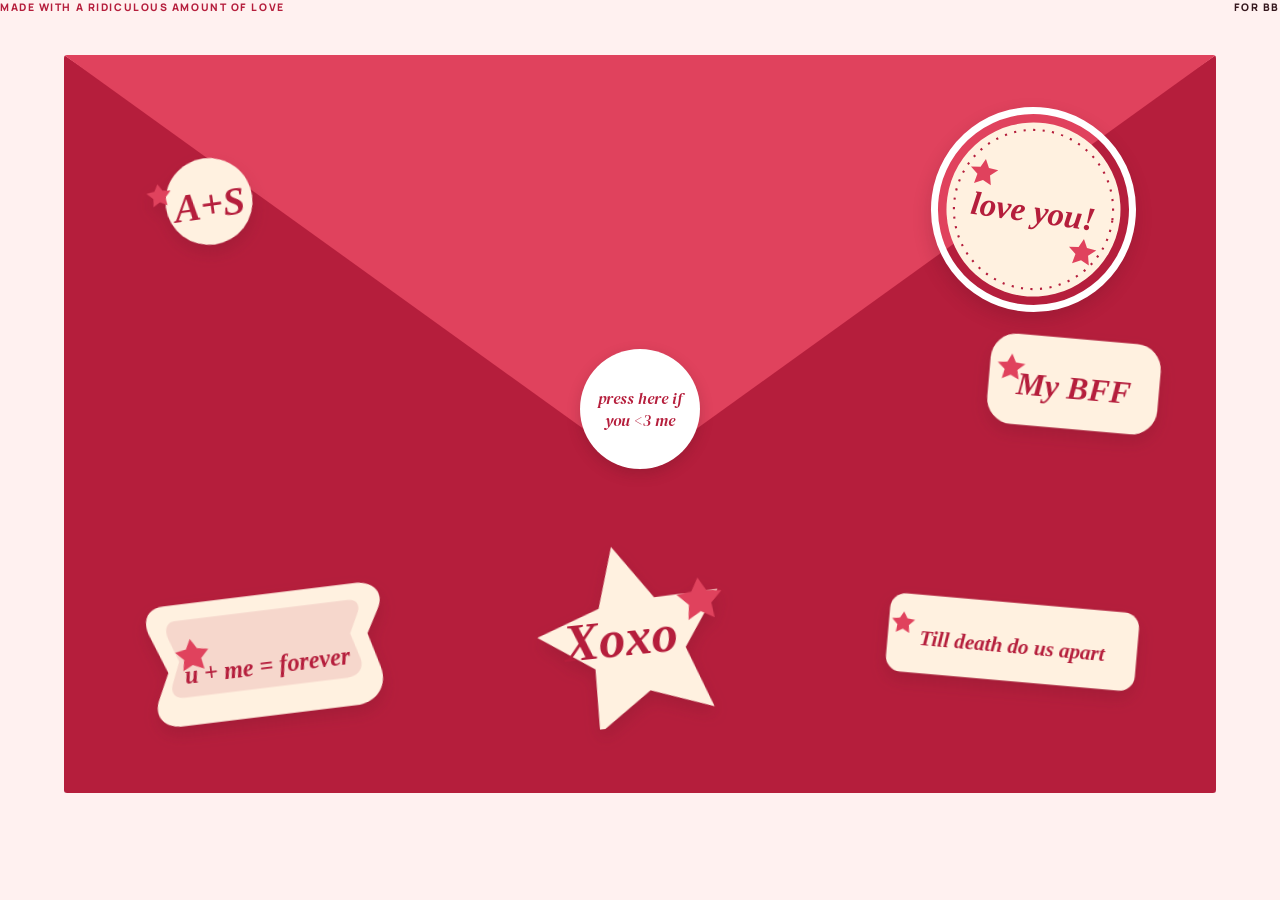
<file: index.html>
<!doctype html>
<html lang="en">
  <head>
    <meta charset="UTF-8" />
    <meta name="viewport" content="width=device-width, initial-scale=1.0" />
    <meta name="theme-color" content="#a8203b" />
    <meta name="description" content="A tiny corner of the internet made for bb." />
    <title>for bb, always</title>
    <link rel="preconnect" href="https://fonts.googleapis.com" />
    <link rel="preconnect" href="https://fonts.gstatic.com" crossorigin />
    <link href="https://fonts.googleapis.com/css2?family=DM+Serif+Display:ital@0;1&family=Manrope:wght@500;600;700;800&display=swap" rel="stylesheet" />
    <link rel="stylesheet" href="styles.css" />
  </head>
  <body>
    <main class="page-shell">
      <div class="topline" aria-hidden="true">
        <span>made with a ridiculous amount of love</span>
        <span>for bb</span>
      </div>

      <section class="envelope-stage" aria-label="A sealed letter for bb">
        <div class="envelope" id="envelope">
          <article class="letter" id="letter" hidden>
            <p class="eyebrow">open me</p>
            <h1 id="page-title">Happy Boyfriends Day to the <em>Best Boyfriend</em> to ever exist</h1>
            <section class="link-list" aria-label="Three mystery gift boxes">
              <a class="link-card link-card--dark" data-link="playlist" href="https://open.spotify.com/" target="_blank" rel="noreferrer" aria-label="Open mystery gift box one">
                <img class="gift-image" src="assets/gift-playlist.svg" alt="" />
              </a>
              <a class="link-card link-card--cream" data-link="photos" href="photo.html" aria-label="Open mystery gift box two">
                <img class="gift-image" src="assets/gift-photos.svg" alt="" />
              </a>
              <a class="link-card link-card--note" data-link="note" href="https://drive.google.com/file/d/14jTGLkHCJxIwi0Xf76iXI4kio4-pLvPw/view?usp=drive_link" target="_blank" rel="noreferrer" aria-label="Open mystery gift box three">
                <img class="gift-image" src="assets/gift-note.svg" alt="" />
              </a>
            </section>
            <p class="letter-signature">- Yours, Mimi</p>
          </article>
          <div class="envelope-flap" aria-hidden="true"></div>
          <div class="envelope-pocket" aria-hidden="true"></div>
          <img class="love-sticker" src="assets/love-sticker.svg" alt="Love you sticker" />
          <img class="forever-sticker" src="assets/forever-sticker.svg" alt="U plus me equals forever sticker" />
          <img class="as-sticker" src="assets/as-sticker.svg" alt="A plus S sticker" />
          <img class="death-sticker" src="assets/death-sticker.svg" alt="Till death do us apart sticker" />
          <img class="bff-sticker" src="assets/bff-sticker.svg" alt="My BFF sticker" />
          <img class="xoxo-sticker" src="assets/xoxo-sticker.svg" alt="Xoxo sticker" />
          <button class="seal" id="seal" type="button" aria-controls="letter" aria-expanded="false">press here if you &lt;3 me</button>
        </div>
      </section>
    </main>
    <script src="script.js"></script>
  </body>
</html>
</file>
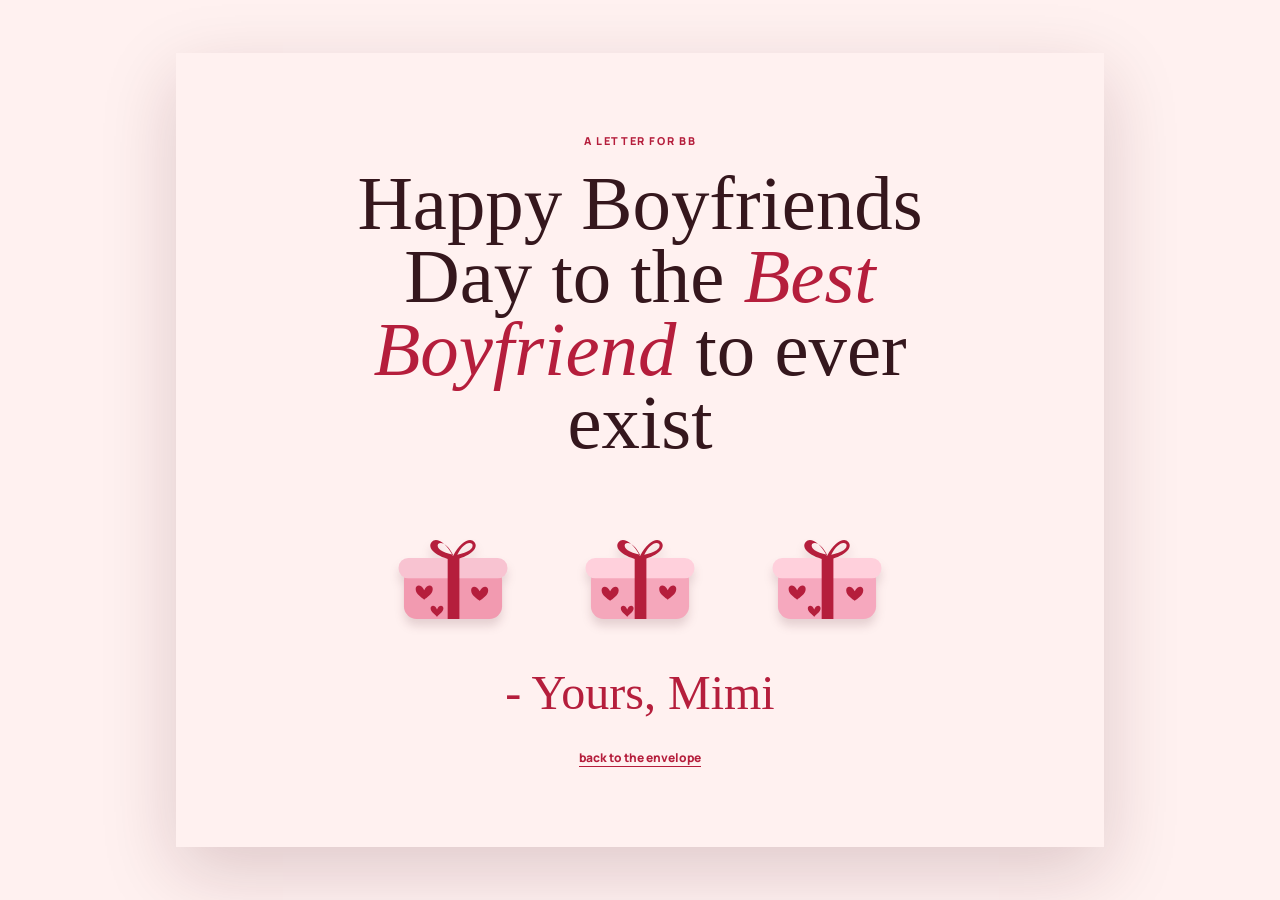
<file: letter.html>
<!doctype html>
<html lang="en">
  <head>
    <meta charset="UTF-8" />
    <meta name="viewport" content="width=device-width, initial-scale=1.0" />
    <meta name="theme-color" content="#b51e3c" />
    <title>Happy Boyfriends Day, bb</title>
    <link rel="preconnect" href="https://fonts.googleapis.com" />
    <link rel="preconnect" href="https://fonts.gstatic.com" crossorigin />
    <link href="https://fonts.googleapis.com/css2?family=DM+Serif+Display:ital@0;1&family=Manrope:wght@500;600;700;800&display=swap" rel="stylesheet" />
    <link rel="stylesheet" href="styles.css" />
  </head>
  <body>
    <main class="letter-page">
      <article class="letter-sheet">
        <p class="eyebrow">a letter for bb</p>
        <h1>Happy Boyfriends Day to the <em>Best Boyfriend</em> to ever exist</h1>
        <section class="link-list" aria-label="Three mystery gift boxes">
          <a class="link-card link-card--dark" href="https://open.spotify.com/playlist/1BpYGrtIuneBScIBb38imk" target="_blank" rel="noreferrer" aria-label="Open mystery gift box one">
            <img class="gift-image" src="assets/gift-playlist.svg" alt="" />
          </a>
          <a class="link-card link-card--cream" href="photo.html" aria-label="Open mystery gift box two">
            <img class="gift-image" src="assets/gift-photos.svg" alt="" />
          </a>
          <a class="link-card link-card--note" href="https://drive.google.com/file/d/14jTGLkHCJxIwi0Xf76iXI4kio4-pLvPw/view?usp=drive_link" target="_blank" rel="noreferrer" aria-label="Open mystery gift box three">
            <img class="gift-image" src="assets/gift-note.svg" alt="" />
          </a>
        </section>
        <p class="letter-signature">- Yours, Mimi</p>
        <a class="back-link" href="index.html">back to the envelope</a>
      </article>
    </main>
  </body>
</html>
</file>
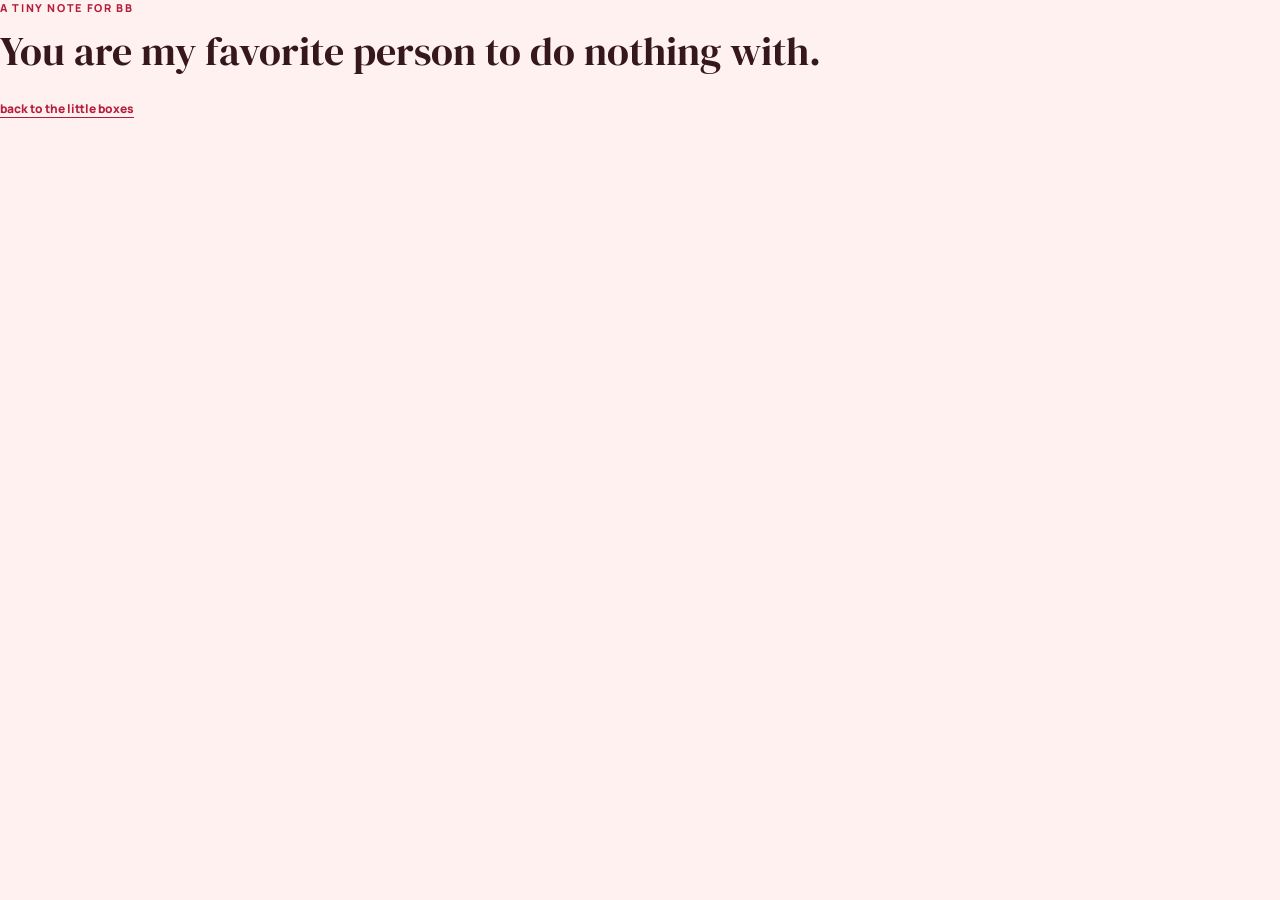
<file: note.html>
<!doctype html>
<html lang="en">
  <head>
    <meta charset="UTF-8" />
    <meta name="viewport" content="width=device-width, initial-scale=1.0" />
    <meta name="theme-color" content="#a8203b" />
    <title>a tiny note for bb</title>
    <link rel="preconnect" href="https://fonts.googleapis.com" />
    <link rel="preconnect" href="https://fonts.gstatic.com" crossorigin />
    <link href="https://fonts.googleapis.com/css2?family=DM+Serif+Display:ital@0;1&family=Manrope:wght@500;600;700;800&display=swap" rel="stylesheet" />
    <link rel="stylesheet" href="styles.css" />
  </head>
  <body>
    <main class="page-shell note-page">
      <p class="eyebrow">a tiny note for bb</p>
      <h1>You are my favorite person to do nothing with.</h1>
      <a class="back-link" href="index.html">back to the little boxes</a>
    </main>
  </body>
</html>
</file>
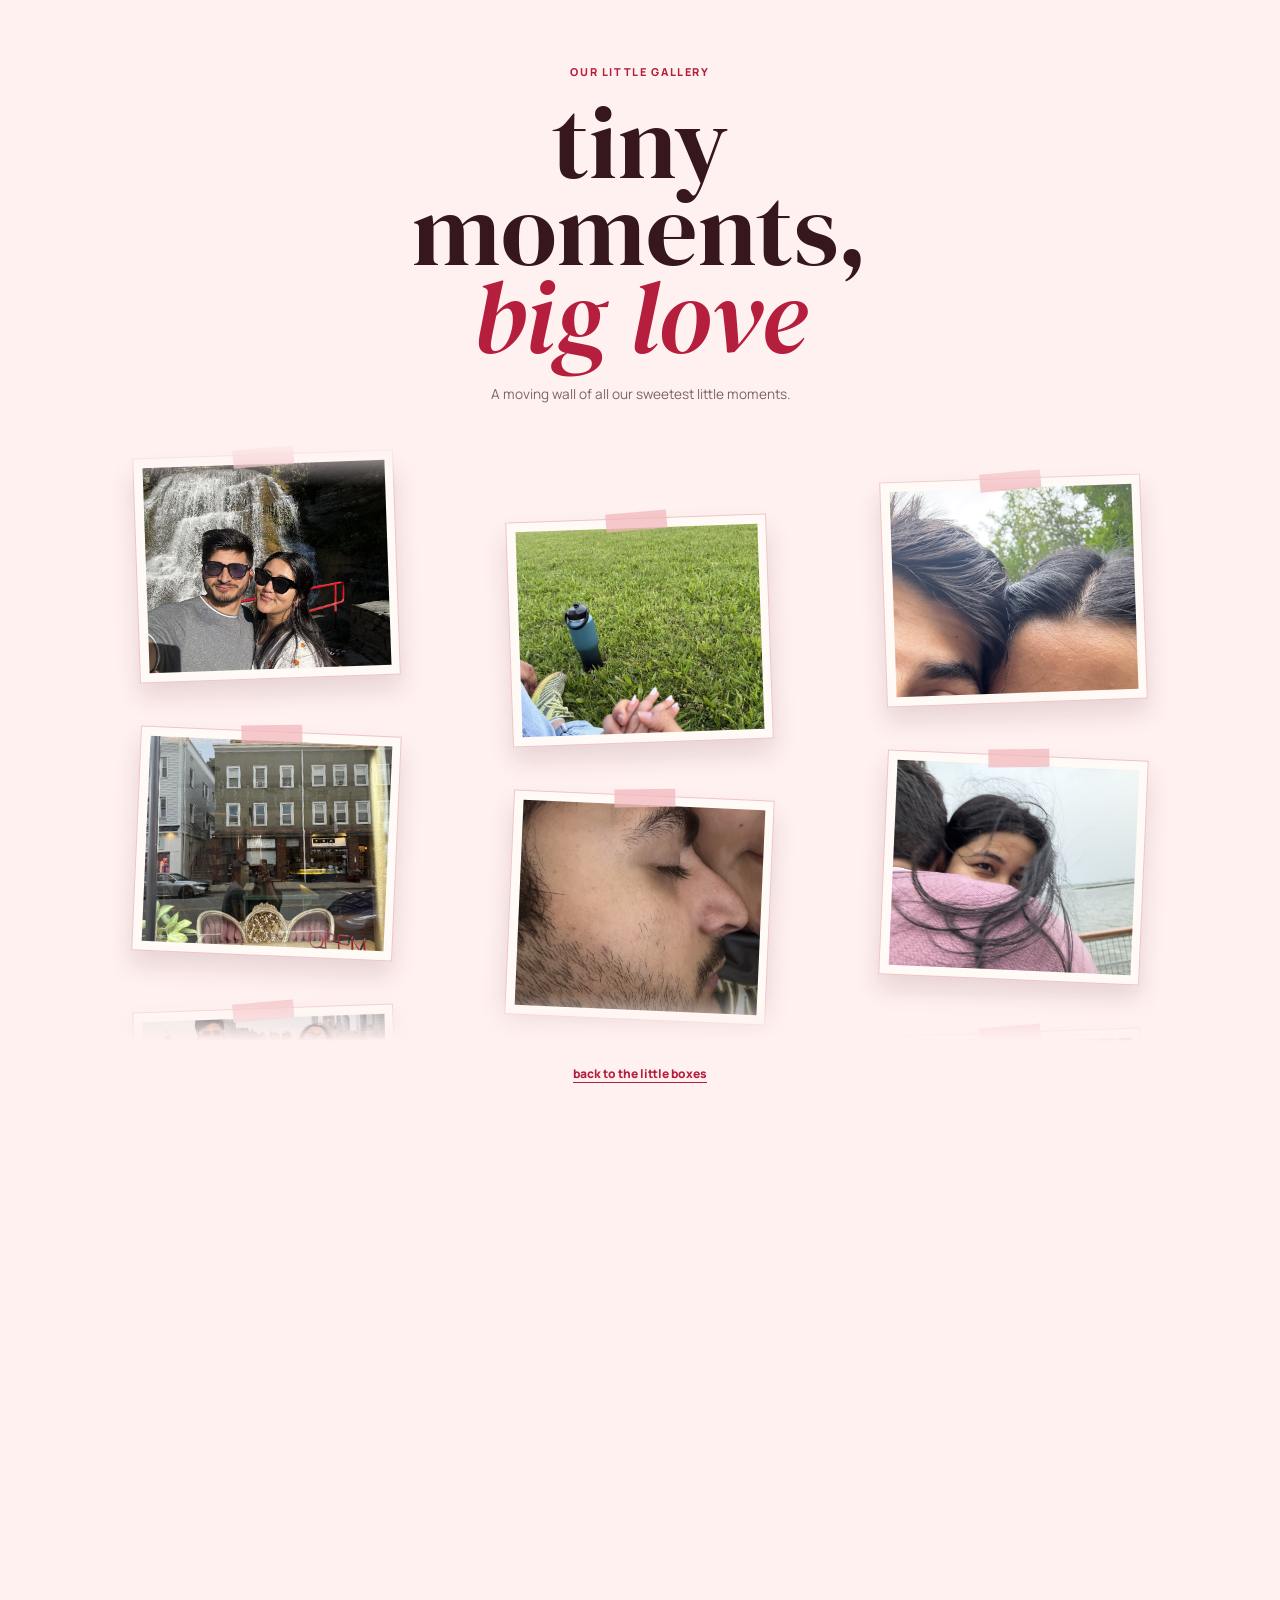
<file: photo.html>
<!doctype html>
<html lang="en">
  <head>
    <meta charset="UTF-8" />
    <meta name="viewport" content="width=device-width, initial-scale=1.0" />
    <meta name="theme-color" content="#fff1f0" />
    <title>little memories for bb</title>
    <link rel="preconnect" href="https://fonts.googleapis.com" />
    <link rel="preconnect" href="https://fonts.gstatic.com" crossorigin />
    <link href="https://fonts.googleapis.com/css2?family=DM+Serif+Display:ital@0;1&family=Manrope:wght@500;600;700;800&display=swap" rel="stylesheet" />
    <link rel="stylesheet" href="styles.css" />
  </head>
  <body class="photo-page">
    <main>
      <header class="photo-intro">
        <p class="eyebrow">our little gallery</p>
        <h1>tiny moments, <em>big love</em></h1>
        <p>A moving wall of all our sweetest little moments.</p>
      </header>
      <section class="photo-marquee" aria-label="A scrolling collection of memories">
        <div class="photo-column" data-photo-column></div>
        <div class="photo-column" data-photo-column></div>
        <div class="photo-column" data-photo-column></div>
      </section>
      <a class="back-link photo-back" href="letter.html">back to the little boxes</a>
    </main>
    <script>
      const photoNames = [
        "FullSizeRender", "IMG_3601", "IMG_3783", "IMG_3820", "IMG_3862", "IMG_3876",
        "IMG_4239", "IMG_4275", "IMG_4287", "IMG_4411", "IMG_4480", "IMG_4493",
        "IMG_4524", "IMG_4631", "IMG_4669", "IMG_4902", "IMG_4922", "IMG_4945",
        "IMG_4978", "IMG_5042", "IMG_5085", "IMG_5242", "IMG_5508", "IMG_5604",
        "IMG_5666", "IMG_5717", "IMG_5733", "IMG_5822", "IMG_5943", "IMG_6368",
        "IMG_6554", "IMG_6594", "IMG_6644", "IMG_6713", "IMG_6770", "IMG_6922",
        "IMG_7217", "IMG_7432", "IMG_7603", "IMG_8197", "IMG_8240", "IMG_8540",
        "IMG_8829", "IMG_9404", "IMG_9421", "IMG_9723"
      ];
      const columns = document.querySelectorAll("[data-photo-column]");

      photoNames.forEach((name, index) => {
        const photo = document.createElement("figure");
        photo.className = "photo-frame";
        photo.innerHTML = `<img src="assets/photo-gallery/${name}.jpg" alt="A memory together">`;
        columns[index % columns.length].append(photo);
      });

      photoNames.slice(0, 15).forEach((name, index) => {
        const photo = document.createElement("figure");
        photo.className = "photo-frame";
        photo.innerHTML = `<img src="assets/photo-gallery/${name}.jpg" alt="A memory together">`;
        columns[index % columns.length].append(photo);
      });
    </script>
  </body>
</html>
</file>
<file: styles.css>
:root {
  --cherry: #b51e3c;
  --cherry-bright: #e0425d;
  --ink: #35171d;
  --paper: #fff1f0;
  --cream: #f3b8bd;
  --line: rgba(181, 30, 60, 0.28);
  --shadow: 0 18px 50px rgba(74, 16, 29, 0.14);
}

* {
  box-sizing: border-box;
}

html {
  background: var(--paper);
  color: var(--ink);
  font-family: "Manrope", sans-serif;
}

body {
  margin: 0;
  min-width: 320px;
  background-color: var(--paper);
}

.topline,
.footer,
.hero-mark {
  display: flex;
  align-items: center;
  justify-content: space-between;
}

.topline {
  color: var(--cherry);
  font-size: 0.65rem;
  font-weight: 800;
  letter-spacing: 0.15em;
  text-transform: uppercase;
}

.topline span:last-child {
  color: var(--ink);
}

.hero {
  display: grid;
  grid-template-columns: minmax(0, 1fr) 220px;
  align-items: end;
  gap: 3rem;
  padding: clamp(5rem, 12vw, 9rem) 0 5rem;
}

.eyebrow,
.card-kicker {
  margin: 0 0 1.25rem;
  color: var(--cherry);
  font-size: 0.68rem;
  font-weight: 800;
  letter-spacing: 0.15em;
  text-transform: uppercase;
}

h1 {
  max-width: none;
  margin: 0;
  overflow: visible;
  font-family: "DM Serif Display", serif;
  font-size: clamp(0.75rem, 3.1vw, 2.5rem);
  font-weight: 400;
  letter-spacing: 0;
  line-height: 0.84;
  white-space: nowrap;
}

h1 em {
  color: var(--cherry);
  font-style: italic;
}

.intro {
  max-width: 29rem;
  margin: 2rem 0 0;
  color: rgba(33, 26, 27, 0.65);
  font-size: 0.95rem;
  line-height: 1.7;
}

.hero-art {
  width: min(100%, 15rem);
  height: 15rem;
  justify-self: end;
  border: 1px solid rgba(181, 30, 60, 0.18);
  object-fit: cover;
  object-position: center;
  transform: rotate(3deg);
}

.envelope-stage {
  display: grid;
  min-height: calc(100vh - 5rem);
  place-items: center;
  padding: 2rem 0;
}

.envelope {
  position: relative;
  width: min(94vw, 72rem);
  height: min(82vh, 48rem);
  perspective: 900px;
}

.envelope-pocket,
.envelope-flap {
  position: absolute;
  inset: 0;
  border-radius: 0.2rem;
}

.envelope-pocket {
  z-index: 3;
  overflow: hidden;
  background: var(--cherry);
  box-shadow: 0 24px 55px rgba(74, 16, 29, 0.2);
  clip-path: polygon(0 0, 50% 53%, 100% 0, 100% 100%, 0 100%);
}

.love-sticker {
  position: absolute;
  z-index: 6;
  top: 7%;
  right: 7%;
  width: clamp(8rem, 16vw, 13rem);
  height: clamp(8rem, 16vw, 13rem);
  border: 0.45rem solid #fff;
  border-radius: 50%;
  object-fit: cover;
  object-position: center;
  box-shadow: 0 8px 18px rgba(74, 16, 29, 0.2);
  transform: rotate(8deg);
}

.forever-sticker {
  position: absolute;
  z-index: 6;
  bottom: 8%;
  left: 7%;
  width: clamp(10rem, 19vw, 16rem);
  height: auto;
  filter: drop-shadow(0 8px 8px rgba(74, 16, 29, 0.16));
  transform: rotate(-7deg);
}

.as-sticker,
.death-sticker,
.bff-sticker,
.xoxo-sticker {
  position: absolute;
  z-index: 6;
  height: auto;
  filter: drop-shadow(0 8px 8px rgba(74, 16, 29, 0.16));
}

.as-sticker {
  top: 13%;
  left: 6%;
  width: clamp(6.5rem, 12vw, 9.5rem);
  transform: rotate(-8deg);
}

.death-sticker {
  right: 6%;
  bottom: 14%;
  width: clamp(11rem, 21vw, 17rem);
  transform: rotate(5deg);
}

.bff-sticker {
  top: 37%;
  right: 4%;
  width: clamp(8rem, 15vw, 12rem);
  transform: rotate(5deg);
}

.xoxo-sticker {
  bottom: 9%;
  left: 36%;
  width: clamp(10rem, 22vw, 18rem);
  transform: rotate(-6deg);
}

.envelope-flap {
  z-index: 4;
  height: 72%;
  background: var(--cherry-bright);
  clip-path: polygon(0 0, 100% 0, 50% 78%);
  transform-origin: top;
  transition: transform 650ms cubic-bezier(0.2, 0.75, 0.2, 1), z-index 0s 220ms;
}

.envelope.is-open .envelope-flap {
  z-index: 1;
  transform: rotateX(180deg);
  transition: transform 650ms cubic-bezier(0.2, 0.75, 0.2, 1), z-index 0s;
}

.letter {
  position: absolute;
  z-index: 2;
  top: 1rem;
  left: 7%;
  display: grid;
  width: 92%;
  min-height: 21rem;
  align-content: center;
  padding: 2rem;
  background: var(--paper);
  box-shadow: 0 10px 24px rgba(74, 16, 29, 0.16);
  text-align: center;
  transform: translateY(0);
  transition: transform 700ms cubic-bezier(0.2, 0.75, 0.2, 1);
}

.letter[hidden] {
  display: grid;
  visibility: hidden;
}

.envelope.is-open .letter {
  transform: translateY(-58%);
}

.letter .eyebrow {
  margin-bottom: 0.8rem;
}

.letter h1 {
  max-width: 100%;
  font-family: "Oh Darling", "Segoe Script", "Brush Script MT", "Comic Sans MS", cursive;
  font-size: clamp(1.65rem, 4vw, 3rem);
  line-height: 1;
  white-space: normal;
}

.letter h2 {
  margin: 0;
  font-family: "DM Serif Display", serif;
  font-size: clamp(1.7rem, 4vw, 3rem);
  font-weight: 400;
  line-height: 1;
}

.letter .link-list {
  width: 100%;
  max-width: 30rem;
  margin-top: 1rem;
  gap: 0.2rem;
}

.letter .link-card {
  padding: 0.2rem;
}

.letter .gift-image {
  width: 3.5rem;
}

.letter-signature {
  margin: 1rem 0 0;
  color: var(--cherry);
  font-family: "Oh Darling", "Segoe Script", "Brush Script MT", "Comic Sans MS", cursive;
  font-size: clamp(1.8rem, 4vw, 3rem);
  line-height: 1;
}

.letter-page {
  display: grid;
  min-height: 100vh;
  place-items: center;
  padding: 2rem 1rem;
}

.letter-sheet {
  width: min(100%, 58rem);
  padding: clamp(2rem, 7vw, 5rem);
  background: var(--paper);
  box-shadow: 0 24px 70px rgba(74, 16, 29, 0.18);
  text-align: center;
}

.letter-sheet h1 {
  max-width: 42rem;
  margin: 0 auto;
  font-family: "Oh Darling", "Segoe Script", "Brush Script MT", "Comic Sans MS", cursive;
  font-size: clamp(2.3rem, 6vw, 5rem);
  line-height: 0.95;
  white-space: normal;
}

.letter-sheet h1 em {
  color: var(--cherry);
  font-style: italic;
}

.letter-sheet .link-list {
  margin-top: 3rem;
}

.letter-sheet .gift-image {
  width: min(100%, 8rem);
}

.back-link {
  display: inline-block;
  margin-top: 2rem;
  border-bottom: 1px solid var(--cherry);
  color: var(--cherry);
  font-size: 0.75rem;
  font-weight: 800;
  text-decoration: none;
}

.letter h2 em {
  color: var(--cherry);
  font-style: italic;
}

.seal {
  position: absolute;
  z-index: 5;
  top: 48%;
  left: 50%;
  width: 7.5rem;
  height: 7.5rem;
  border: 0;
  border-radius: 50%;
  background: #fff;
  box-shadow: 0 5px 14px rgba(74, 16, 29, 0.22);
  color: var(--cherry);
  cursor: pointer;
  font-family: "DM Serif Display", serif;
  font-size: 1rem;
  font-style: italic;
  transform: translate(-50%, -50%);
  transition: transform 220ms ease, box-shadow 220ms ease;
}

.seal:hover,
.seal:focus-visible {
  box-shadow: 0 8px 20px rgba(74, 16, 29, 0.28);
  outline: 2px solid #fff;
  outline-offset: 4px;
  transform: translate(-50%, -50%) scale(1.06);
}

.envelope.is-open .seal {
  top: 88%;
}

.link-list {
  display: grid;
  grid-template-columns: repeat(3, minmax(0, 1fr));
  max-width: 34rem;
  margin: 0 auto;
  gap: 1rem;
}

.link-card {
  display: grid;
  place-items: center;
  align-items: center;
  min-height: 0;
  padding: 1.2rem;
  border: 0;
  background: transparent;
  text-decoration: none;
  transition: transform 220ms ease;
}

.link-card:hover,
.link-card:focus-visible {
  outline: none;
  transform: translateY(-2px);
}

.card-number {
  align-self: start;
  color: currentColor;
  font-size: 0.7rem;
  font-weight: 800;
  letter-spacing: 0.13em;
  opacity: 0.6;
}

.gift-image {
  width: min(100%, 6.5rem);
  height: auto;
  object-fit: contain;
  filter: drop-shadow(0 7px 5px rgba(74, 16, 29, 0.14));
  transform-origin: center bottom;
  animation: gift-float 3.8s ease-in-out infinite;
  transition: transform 220ms ease;
}

.link-card:nth-child(2) .gift-image {
  animation-delay: -0.8s;
}

.link-card:nth-child(3) .gift-image {
  animation-delay: -1.6s;
}

.link-card:nth-child(4) .gift-image {
  animation-delay: -2.4s;
}

.link-card:hover .gift-image,
.link-card:focus-visible .gift-image {
  transform: translateY(-7px) rotate(-3deg) scale(1.06);
}

@keyframes gift-float {
  0%,
  100% {
    transform: translateY(0) rotate(0deg);
  }

  50% {
    transform: translateY(-8px) rotate(3deg) scale(1.04);
  }
}

.card-kicker {
  margin-bottom: 0.45rem;
  color: inherit;
  opacity: 0.62;
}

.card-copy strong {
  display: block;
  font-family: "DM Serif Display", serif;
  font-size: clamp(1.9rem, 4vw, 3rem);
  font-weight: 400;
  line-height: 1;
}

.card-detail {
  display: block;
  margin-top: 0.7rem;
  color: inherit;
  font-size: 0.75rem;
  opacity: 0.65;
}

.card-arrow {
  justify-self: end;
  font-size: 1.6rem;
  transition: transform 220ms ease;
}

.cute-note {
  max-width: 42rem;
  margin: 7rem auto 0;
  scroll-margin-top: 2rem;
  text-align: center;
}

.cute-note .eyebrow {
  margin-bottom: 1rem;
}

.cute-note h2 {
  margin: 0;
  font-family: "DM Serif Display", serif;
  font-size: clamp(2.3rem, 5vw, 4.4rem);
  font-weight: 400;
  line-height: 0.98;
}

.cute-note > p:last-child {
  margin: 1.5rem auto 0;
  color: rgba(33, 26, 27, 0.65);
  font-size: 0.85rem;
  line-height: 1.7;
}

.link-card:hover .card-arrow,
.link-card:focus-visible .card-arrow {
  transform: translate(3px, -3px);
}

.footer {
  position: relative;
  gap: 1rem;
  margin-top: 4rem;
  border-top: 1px solid var(--line);
  padding-top: 1.25rem;
  color: rgba(33, 26, 27, 0.65);
  font-size: 0.72rem;
}

.footer p {
  margin: 0;
  color: var(--cherry);
  font-family: "DM Serif Display", serif;
  font-size: clamp(1.8rem, 4vw, 3.2rem);
  line-height: 1;
}

.copy-button {
  border: 0;
  border-bottom: 1px solid var(--cherry);
  padding: 0 0 0.25rem;
  background: transparent;
  color: var(--cherry);
  cursor: pointer;
  font-size: 0.72rem;
  font-weight: 800;
}

.photo-page {
  min-height: 100vh;
  overflow: hidden;
  background: var(--paper);
}

.photo-intro {
  position: relative;
  z-index: 2;
  width: min(100% - 2rem, 58rem);
  margin: 0 auto;
  padding: 4rem 0 2rem;
  text-align: center;
}

.photo-intro h1 {
  max-width: 40rem;
  margin: 0 auto;
  font-size: clamp(2.8rem, 8vw, 6.5rem);
  line-height: 0.85;
  white-space: normal;
}

.photo-intro h1 em {
  display: block;
}

.photo-intro p:last-child {
  max-width: 25rem;
  margin: 1.5rem auto 0;
  color: rgba(53, 23, 29, 0.65);
  font-size: 0.85rem;
  line-height: 1.6;
}

.photo-marquee {
  display: grid;
  grid-template-columns: repeat(3, minmax(0, 1fr));
  width: min(100% - 2rem, 68rem);
  height: min(67vh, 42rem);
  margin: 0 auto;
  gap: clamp(0.8rem, 3vw, 2rem);
  mask-image: linear-gradient(to bottom, transparent, #000 8%, #000 92%, transparent);
}

.photo-column {
  display: grid;
  align-content: start;
  gap: 1.25rem;
  animation: photos-rise 32s linear infinite;
}

.photo-column:nth-child(2) {
  margin-top: 4rem;
  animation-duration: 38s;
  animation-direction: reverse;
}

.photo-column:nth-child(3) {
  margin-top: 1.5rem;
  animation-duration: 35s;
}

.photo-frame {
  position: relative;
  padding: 0.55rem;
  border: 1px solid rgba(181, 30, 60, 0.24);
  background: #fffaf5;
  box-shadow: 0 14px 25px rgba(74, 16, 29, 0.13);
  transform: rotate(-2deg);
}

.photo-column .photo-frame:nth-child(even) {
  transform: rotate(2.5deg);
}

.photo-frame::after {
  position: absolute;
  top: -0.45rem;
  left: 50%;
  width: 3.8rem;
  height: 1.15rem;
  background: rgba(242, 184, 189, 0.72);
  content: "";
  transform: translateX(-50%) rotate(-3deg);
}

.photo-frame img {
  display: block;
  width: 100%;
  aspect-ratio: 1 / 0.85;
  object-fit: cover;
}

.photo-back {
  display: block;
  width: fit-content;
  margin: 1.5rem auto 3rem;
}

@keyframes photos-rise {
  from { transform: translateY(0); }
  to { transform: translateY(-50%); }
}

@media (prefers-reduced-motion: reduce) {
  .photo-column { animation-play-state: paused; }
}

@media (max-width: 640px) {
  .photo-intro { padding-top: 2.5rem; }
  .photo-marquee {
    width: min(100% - 1rem, 30rem);
    height: 62vh;
    gap: 0.7rem;
  }
  .photo-column { gap: 0.85rem; }
  .photo-frame { padding: 0.35rem; }
  .photo-frame::after {
    width: 2.4rem;
    height: 0.8rem;
  }
}

.copy-button:focus-visible {
  outline: 2px solid var(--cherry);
  outline-offset: 4px;
}

.copy-status {
  position: absolute;
  right: 0;
  bottom: -1.5rem;
  color: var(--cherry);
  font-size: 0.68rem;
  font-weight: 800;
}

@media (prefers-reduced-motion: reduce) {
  *,
  *::before,
  *::after {
    scroll-behavior: auto !important;
    transition-duration: 0.01ms !important;
  }

  .gift-image {
    animation: none;
  }

  .envelope-flap,
  .letter,
  .seal {
    transition-duration: 0.01ms !important;
  }
}

@media (max-width: 640px) {
  .page-shell {
    width: min(100% - 2rem, 1120px);
    padding-top: 1.25rem;
  }

  .topline span:first-child {
    max-width: 11rem;
  }

  .hero {
    display: block;
    padding: 5rem 0 3.5rem;
  }

  .hero-art {
    width: 12rem;
    height: 12rem;
    margin: 3rem 0 0 auto;
  }

  .envelope-stage {
    min-height: calc(100vh - 4rem);
  }

  .envelope {
    width: 96vw;
    height: min(76vh, 34rem);
  }

  .letter {
    min-height: 16rem;
    padding: 1rem;
  }

  .seal {
    width: 6rem;
    height: 6rem;
    padding: 0.6rem;
    font-size: 0.78rem;
  }

  .love-sticker {
    top: 6%;
    right: 5%;
  }

  .forever-sticker {
    bottom: 7%;
    left: 4%;
  }

  .as-sticker {
    top: 14%;
    left: 3%;
  }

  .death-sticker {
    right: 2%;
    bottom: 16%;
  }

  .bff-sticker {
    top: 38%;
    right: 0;
  }

  .xoxo-sticker {
    bottom: 10%;
    left: 37%;
  }

  .link-card {
    padding: 0.8rem;
  }

  .link-list {
    grid-template-columns: repeat(2, minmax(0, 1fr));
  }

  .gift-image {
    width: 100%;
  }

  .card-copy strong {
    font-size: 1.8rem;
  }

  .footer {
    display: block;
    line-height: 1.6;
  }

  .copy-button {
    margin-top: 1rem;
  }
}
</file>
